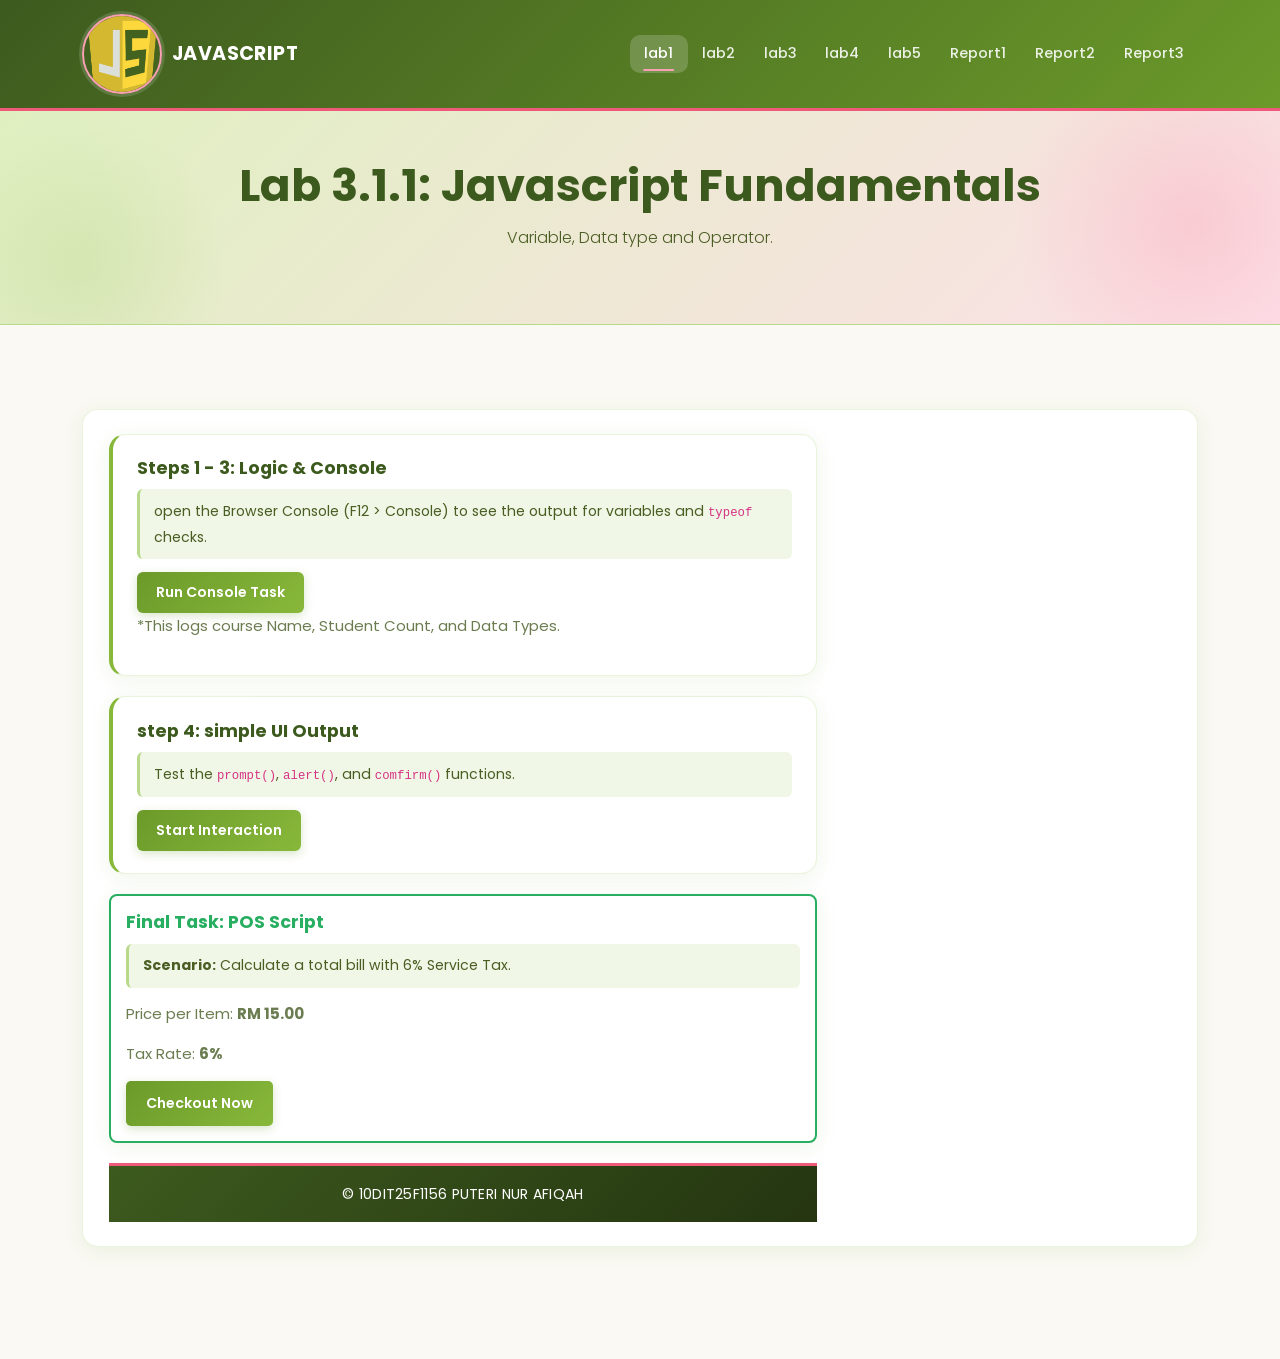
<file: index.html>
<!DOCTYPE html>
<html lang="en">

<head>
    <meta charset="UTF-8">
    <title>UPROP JTMK</title>
    <meta name="viewport" content="width=device-width, initial-scale=1">

    <!-- Bootstrap CDN -->
    <link href="https://cdn.jsdelivr.net/npm/bootstrap@5.3.2/dist/css/bootstrap.min.css" rel="stylesheet">

    <!-- External CSS -->
    <link rel="stylesheet" href="style.css">
</head>

<body>

    <!-- ================= HEADER ================= -->
    <header>
        <nav class="navbar navbar-expand-lg navbar-dark bg-dark">
            <div class="container">
                <a class="navbar-brand" href="index.html">
                    <img src="logo.png" alt="Logo UPROP" width="80" height="80"
                        class="d-inline-block align-text-top">
                    JAVASCRIPT
                </a>
                <button class="navbar-toggler" type="button" data-bs-toggle="collapse" data-bs-target="#navMenu">
                <span class="navbar-toggler-icon"></span>
             </button>
                <div class="collapse navbar-collapse" id="navMenu">
                    <ul class="navbar-nav ms-auto">
                        <li class="nav-item"><a class="nav-link active" href="index.html">lab1</a></li>
                        <li class="nav-item"><a class="nav-link" href="lab2.html">lab2</a></li>
                        <li class="nav-item"><a class="nav-link" href="lab3.html">lab3</a></li>
                        <li class="nav-item"><a class="nav-link" href="portfolio.html">lab4</a></li>
                        <li class="nav-item"><a class="nav-link" href="lab4.html">lab5</a></li>
                        <li class="nav-item"><a class="nav-link" href="LAB ACTIVITY 3_JS_Part 1(1).pdf" target="_blank">Report1</a>
                        <li class="nav-item"><a class="nav-link" href="LAB ACTIVITY 3_JS_Part1-b(1).pdf" target="_blank">Report2</a>
                        <li class="nav-item"><a class="nav-link" href="report_10DIT25F1156_9_3_2026.pdf" target="_blank">Report3</a>
                    </ul>
                </div>
            </div>
        </nav>
    </header>

    <!-- ================= HERO SECTION ================= -->
    <section class="hero-section text-center text-white py-5">
        <div class="container">
            <h1 class="display-5 fw-bold">Lab 3.1.1: Javascript Fundamentals</h1>
            <p class="lead">Variable, Data type and Operator.</p>
        </div>
    </section>

    <!-- ================= MAIN CONTENT ================= -->
    <main class="container my-5">

        <div class="info-box mb-4">
            

            <!-- LEFT COLUMN -->
            <div class="col-lg-8">

                    <section class="lab-card">
                        <h2>Steps 1 - 3: Logic & Console</h2>
                        <div class="instruction">
                            open the <storng>Browser Console</storng> (F12 > Console) to see
                            the output for variables and <code>typeof</code> checks.
                        </div>
                        <button onclick="runConsoleTask()">Run Console Task</button>
                        <p clas="note">*This logs course Name, Student Count, and Data Types.</p>
                    </section>
            



                    <script>
                        /*===========================================
                        STEPS 1, 2 & 3: Variables & Operators
                        ===========================================*/
                        function runConsoleTask() {
                            //variable Declaration
                            const courseName = "Web Design Technology";
                            let studentCount = 30;
                            let isLabFinished = false;

                            console.log("--- step 1: Variabls ---");
                            console.log("Course:", courseName);
                            console.log("Initial Students:", studentCount);

                            //Arithmetic
                            let x = 10;
                            let y = 3;
                            console.log("--- step 2: Arithmetic ---");
                            console.log("Addition (10+3):", x + y);
                            console.log("remainder (10%3):", x % y);

                            //Type Identification
                            console.log("--- step 3: Data Types ---");
                            console.log("Type of courseName:", typeof courseName);
                            console.log("type of studentCount:", typeof studentCount);
                            console.log("type of isLabFinished:", typeof isLabFinished);

                            alert("check your browser console (F12) to see the result!");
                        }

                        /*========================
                        STEP 4: Interaction
                        =======================*/
                        function runInteraction() {
                            let username = prompt("What is your name?");
                            if (username) {
                                alert("Welcome to JS Lab, " + username + "!");

                                let proceed = confirm("Do you want to start the Lab?");
                                console.log("user wants to proceed:", proceed);
                            }
                        }
                        
                        /*===============================
                        FINAL TASK: Point-of-sale (POS)
                        ===============================*/
                        function runPOS() {
                            //constant
                            const pricePerItem = 15;
                            const taxRate = 0.06;

                            //Input
                            let quantity = prompt("How many items do you want to buy?");

                            //validation & calculation
                            if (quantity !== null && quantity !== "") {
                                let qtyNumber = parseInt(quantity);

                                if (!isNaN(qtyNumber) && qtyNumber > 0) {
                                    let subtotal = pricePerItem * qtyNumber;
                                    let totalTax = subtotal * taxRate;
                                    let finalBill = subtotal + totalTax;

                                    //Output with 2 decimal places
                                    alert("Order Summary:\n" +
                                        "--------------------\n" +
                                        "Quantity: " + qtyNumber + "\n" +
                                        "subtototal: RM " + subtotal.toFixed(2) + "\n" +
                                        "Service Tax (6%): RM " + totalTax.toFixed(2) + "\n\n" +
                                        "Your total bill is: RM " + finalBill.toFixed(2));
                                } else {
                                    alert("Invalid input! Please enter a valid number.");
                                }
                            }
                        }
                    </script>
               
                <section class="lab-card">
                    <h2>step 4: simple UI Output</h2>
                    <div class="instruction">
                        Test the <code>prompt()</code>, <code>alert()</code>, and <code>comfirm()</code> functions.
                    </div>
                    <button onclick="runInteraction()">Start Interaction</button>
                </section>

                <section class="lab-card" style="border: 2px solid #27ae60; margin-top:
20px; padding: 15px; border-radius: 8px;">
                    <h2 style="color: #27ae60;">Final Task: POS Script</h2>
                    <div class="instruction">
                        <strong>Scenario:</strong> Calculate a total bill with 6% Service Tax.
                    </div>
                    <p>Price per Item: <strong>RM 15.00</strong></p>
                    <p>Tax Rate: <strong>6%</strong></p>

                    <button onclick="runPOS()" style="background-color: #27ae60; color:
white; padding: 10px 20px; border: none; border-radius: 5px; cursor:
pointer;">
                        Checkout Now
                    </button>
                </section>


                </html>

                <!-- ================= FOOTER ================= -->
                <footer class="bg-dark text-white text-center p-3">
                    © 10DIT25F1156
                    PUTERI NUR AFIQAH
                </footer>

                <script src="https://cdn.jsdelivr.net/npm/bootstrap@5.3.2/dist/js/bootstrap.bundle.min.js"></script>
</body>

</html>
</file>
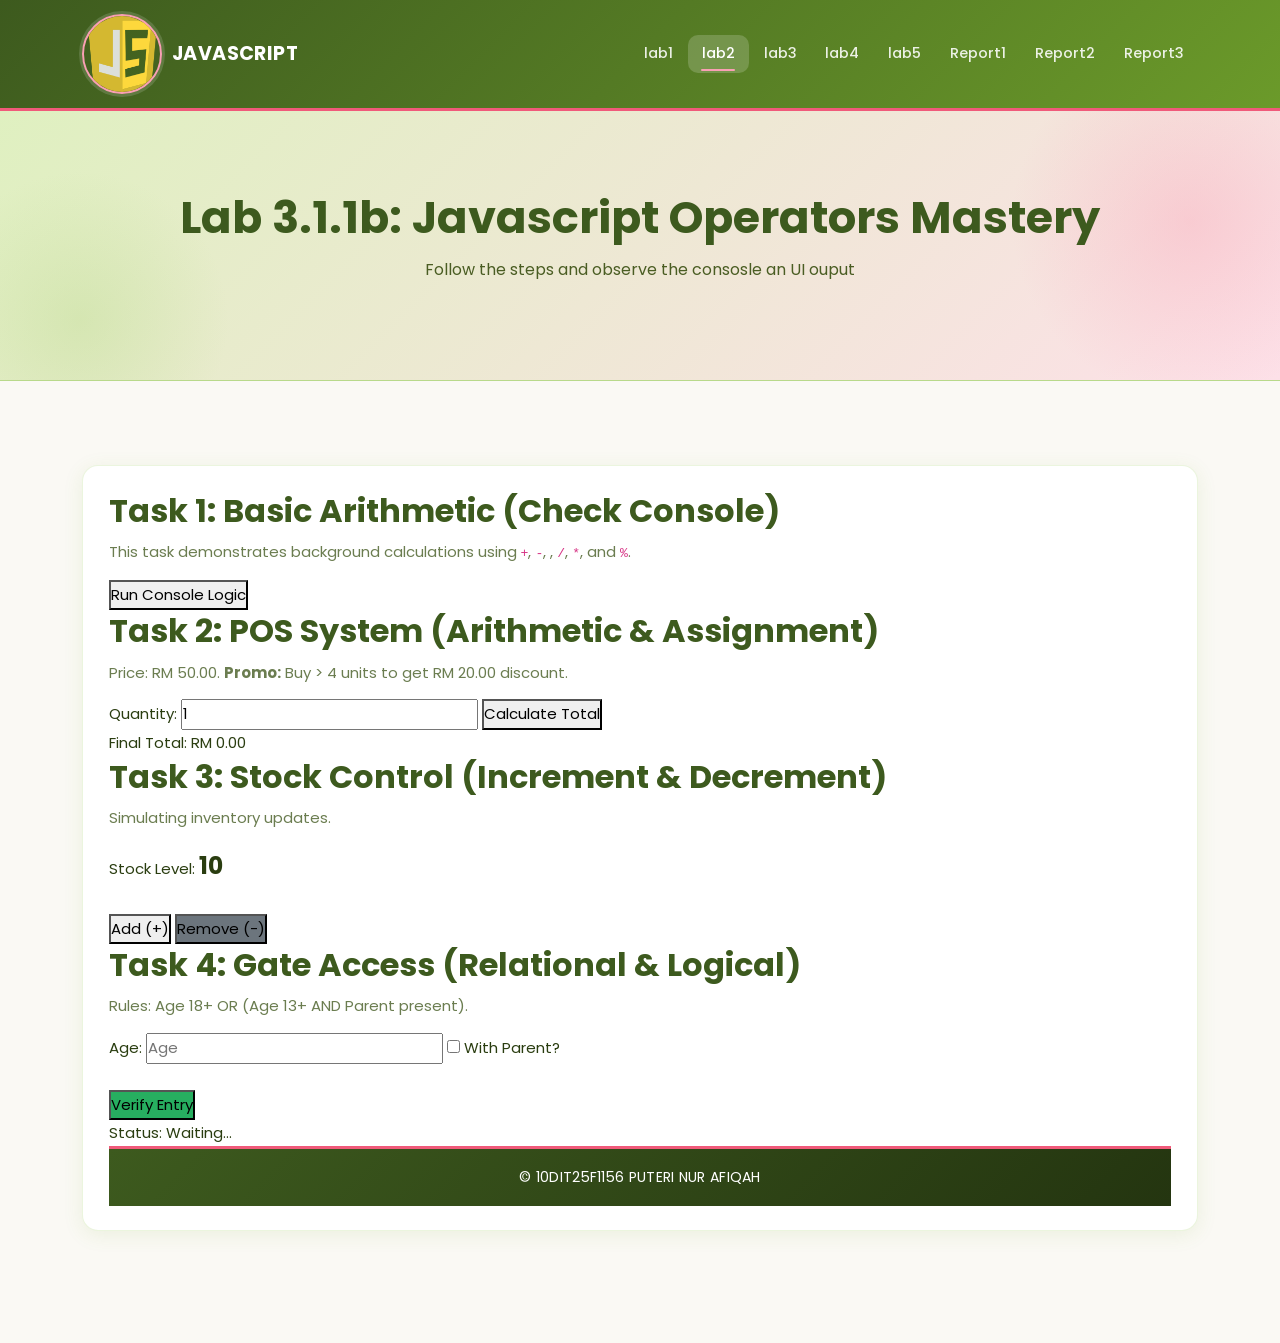
<file: lab2.html>
<!DOCTYPE html>
<html lang="en">

<head>
  <meta charset="UTF-8" />
  <meta name="viewport" content="width=device-width, initial-scale=1.0" />
  <title>About UPROP - UPROP JTMK</title>
  <!-- Bootstrap CDN -->
  <link href="https://cdn.jsdelivr.net/npm/bootstrap@5.3.2/dist/css/bootstrap.min.css" rel="stylesheet">
  <!-- External CSS -->
  <link rel="stylesheet" href="style.css">
</head>

<body>

  <!-- ══════════════════════════════════
        HEADER
    ══════════════════════════════════ -->
  <header>
    <nav class="navbar navbar-expand-lg navbar-dark bg-dark">
      <div class="container">
        <a class="navbar-brand" href="index.html">
          <img src="logo.png" alt="Logo UPROP" width="80" height="80" class="d-inline-block align-text-top">
          JAVASCRIPT
        </a>
        <button class="navbar-toggler" type="button" data-bs-toggle="collapse" data-bs-target="#navMenu">
          <span class="navbar-toggler-icon"></span>
        </button>

        <div class="collapse navbar-collapse" id="navMenu">
          <ul class="navbar-nav ms-auto">
            <li class="nav-item"><a class="nav-link" href="index.html">lab1</a></li>
            <li class="nav-item"><a class="nav-link active" href="lab2.html">lab2</a></li>
            <li class="nav-item"><a class="nav-link" href="lab3.html">lab3</a></li>
            <li class="nav-item"><a class="nav-link" href="portfolio.html">lab4</a></li>
            <li class="nav-item"><a class="nav-link" href="index.html">lab5</a></li>
            <li class="nav-item"><a class="nav-link" href="LAB ACTIVITY 3_JS_Part 1(1).pdf" target="_blank">Report1</a>
            <li class="nav-item"><a class="nav-link" href="LAB ACTIVITY 3_JS_Part1-b(1).pdf" target="_blank">Report2</a>
            <li class="nav-item"><a class="nav-link" href="report_10DIT25F1156_9_3_2026.pdf" target="_blank">Report3</a>
          </ul>
        </div>
      </div>
    </nav>
  </header>
  <!-- ══════════════════════════════════
        MAIN
    ══════════════════════════════════ -->
  <main>
    <!-- Hero / Intro Section -->
    <section class="hero-section">
      <div class="container text-center py-3">
        <h1 class="display-5 fw-bold">Lab 3.1.1b: Javascript Operators Mastery</h1>
        <p class="hero-desc mx-auto">
          Follow the steps and observe the consosle an UI ouput
        </p>
      </div>
    </section>
          
        </head>
        <main class="container my-5">

          <div class="info-box mb-4">
              
            <section>
                <h2>Task 1: Basic Arithmetic (Check Console)</h2>
                <p>This task demonstrates background calculations using <code>+</code>, <code>-</code>, <code></code>, <code>/</code>, <code>*</code>, and <code>%</code>.</p>
                <button onclick="runTask1()">Run Console Logic</button>
            </section>
        
            <section>
                <h2>Task 2: POS System (Arithmetic & Assignment)</h2>
                <p>Price: RM 50.00. <strong>Promo:</strong> Buy > 4 units to get RM 20.00 discount.</p>
                Quantity: <input type="number" id="qty" value="1">
                <button onclick="runTask2()">Calculate Total</button>
                <div id="outPOS" class="output-box">Final Total: RM 0.00</div>
                <div id="notePOS" class="short-note"></div>
            </section>
        
            <section>
                <h2>Task 3: Stock Control (Increment & Decrement)</h2>
                <p>Simulating inventory updates.</p>
                Stock Level: <span id="stockVal" style="font-size: 1.5rem; font-weight: bold;">10</span><br><br>
                <button onclick="runTask3('inc')">Add (+)</button>
                <button onclick="runTask3('dec')" style="background:#6c757d;">Remove (-)</button>
                <div id="noteStock" class="short-note"></div>
            </section>
        
            <section>
                <h2>Task 4: Gate Access (Relational & Logical)</h2>
                <p>Rules: Age 18+ OR (Age 13+ AND Parent present).</p>
                Age: <input type="number" id="age" placeholder="Age"> 
                <label><input type="checkbox" id="parent"> With Parent?</label><br><br>
                <button onclick="runTask4()" style="background:#27ae60;">Verify Entry</button>
                <div id="outSecurity" class="output-box">Status: Waiting...</div>
                <div id="noteSecurity" class="short-note"></div>
            </section>
        
        <script>
            // Helper to show explanation
            function showNote(id, text) {
                const noteDiv = document.getElementById(id);
                noteDiv.style.display = 'block';
                noteDiv.innerHTML = text;
            }
    
            //--- TASK 1: ARITHMETIC (BASIC) ---
            function runTask1() {
                console.log("---Task 1: Arithmetic Operations ---");
                let students = 31;
                students = students + 1;   //Addition
                students = students - 2;   //Subtraction
                students = students * 2;   //Multiplication
                students = students / 2;   //Division
                let power = 10 ** 2;      //Exponentiation (100)
                let remainder = 31 % 2;    //Modulus (1 - odd)
    
                console.log("Final Student Count: " + students);
                console.log("10 to the power of 2: " + power);
                console.log("remainder of 31/2: " + remainder);
                alert("Check Browser Console (F12) for result!");
            }
    
            //--- TASK 2: POS SYSTEM (ARITHMETIC & ASSIGNMENT) ---
            function runTask2() {
                let price = 50;
                let qty = parseInt(document.getElementById('qty').value);
    
                // a. Arithmetic Operator (*)
                let total = price * qty;
                let note = "<b>Subtopic (a) Arithmetic:</b> <code>*</code> multiplied " + price + " by " + qty + ".<br>";
    
                //b. Assignment Operator (-=)
                if (qty > 4) {
                    total -= 20; //shorthand for total = total - 20
                    note += "<b>Subtopic (b) Assignment:</b> <code>-=</code> updated the total by subtracting the discount.";
                }
    
                document.getElementById('outPOS').textContent = "Final Total: RM " + total.toFixed(2);
                  showNote('notePOS', note);
            }
    
            //---TASK 3:  INCREMENT & DECREMENT ---
            let stock = 10;
            function runTask3(type) {
                let note = "";
                if (type === 'inc') {
                    stock++; // (c)  Increment
                    note = "<b>Subtopic (c) Increment:</b> <code>++</code> increased the stock by 1.";         
                 } else {
                    stock--; // (c) Decrement
                    note = "<b>Subtopic (c) Decrement:</b> <code>--</code> decreased the stock by 1.";
                 }
                 document.getElementById('stockVal').textContent = stock;
                 showNote('noteStock', note);
            }
    
            //--- TASK 4: RELATIONAL & LOGICAL
            function runTask4() {
                let age = parseInt(document.getElementById('age').value);
                let hasParent = document.getElementById('parent').checked;
                let status = document.getElementById('outSecurity');
    
                if (isNaN(age)) return alert("Please enter a valid age.");
    
                // d. Relational: >=
                // e. Logical: || (OR), && (AND)
                let isEligible = (age >= 18) || ( age >= 13 && hasParent);
    
                status.textContent = isEligible ? "status: ACCESS CRANTED✅" : 
                "status ACCESS DENIED❌";
                status.style.color = isEligible ? "#27ae60" : "#ff4d4d";
    
                let note = "<b>Subtopic (d) Relational:<code>>=</code> compared Age ("+ age + ") to the limit.<br>";
                    note += "<b>Subtopic (e) Logical:</b> Used <code>||</code> (OR) and <code>&&</code> (AND) to combine rules.";
                    showNote('noteSecurity', note);
            }
        </script>
    </head>
    
    <body>
    
    </body>
    
    </html>

  <!-- ══════════════════════════════════
        FOOTER
    ══════════════════════════════════ -->
  <footer class="bg-dark text-white text-center p-3">
    © 10DIT25F1156
    PUTERI NUR AFIQAH
  </footer>
  <script src="https://cdn.jsdelivr.net/npm/bootstrap@5.3.2/dist/js/bootstrap.bundle.min.js"></script>
</body>

</html>
</file>
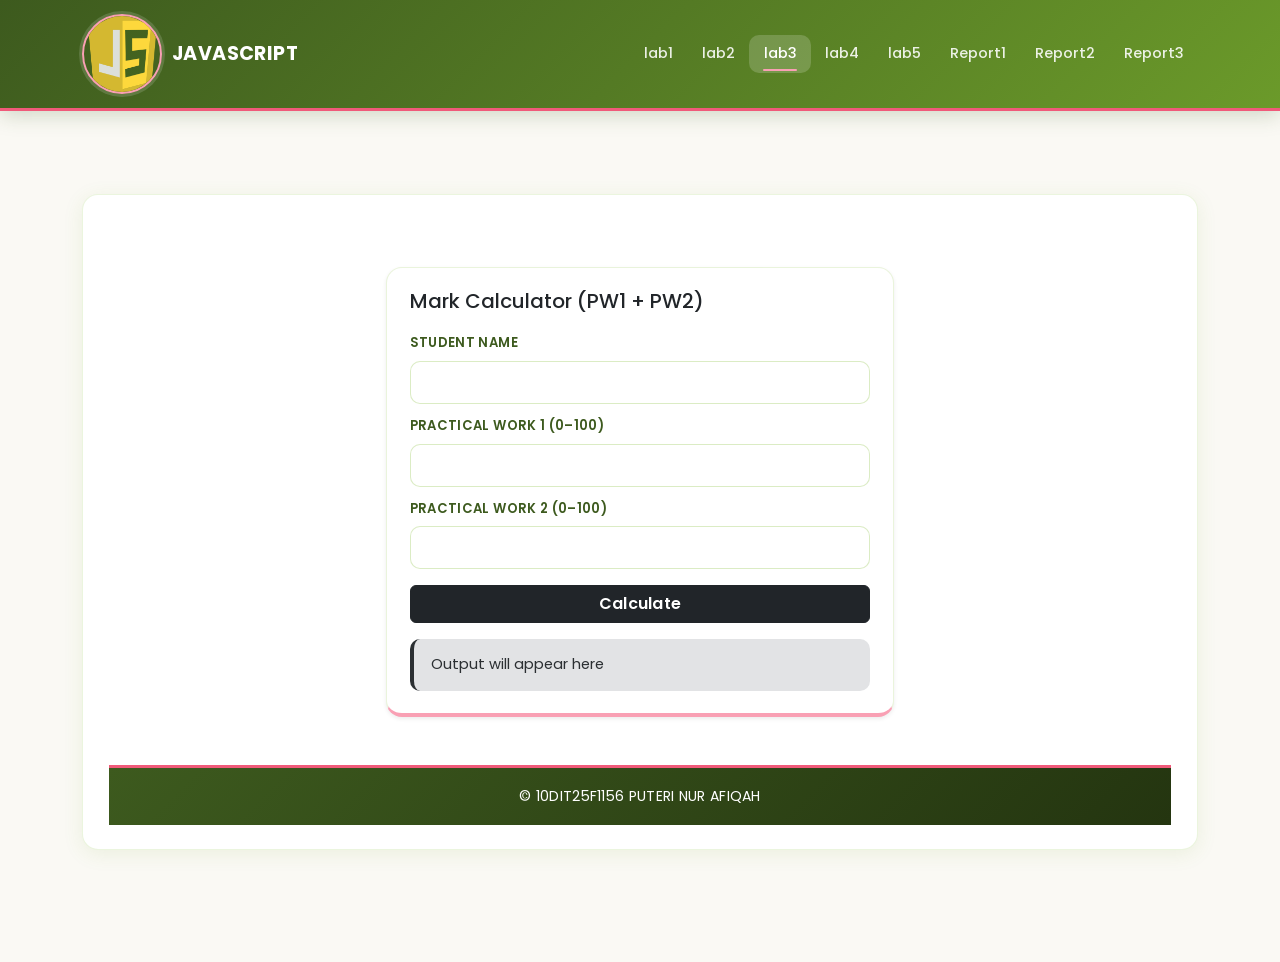
<file: lab3.html>
<!DOCTYPE html>
<html lang="en">

<head>
    <meta charset="UTF-8">
    <title>UPROP JTMK</title>
    <meta name="viewport" content="width=device-width, initial-scale=1">

    <!-- Bootstrap CDN -->
    <link href="https://cdn.jsdelivr.net/npm/bootstrap@5.3.2/dist/css/bootstrap.min.css" rel="stylesheet">

    <!-- External CSS -->
    <link rel="stylesheet" href="style.css">
</head>

<body>

    <!-- ================= HEADER ================= -->
    <header>
        <nav class="navbar navbar-expand-lg navbar-dark bg-dark">
            <div class="container">
                <a class="navbar-brand" href="index.html">
                    <img src="logo.png" alt="Logo UPROP" width="80" height="80"
                        class="d-inline-block align-text-top">
                    JAVASCRIPT
                </a>

                <button class="navbar-toggler" type="button" data-bs-toggle="collapse" data-bs-target="#navMenu">
                    <span class="navbar-toggler-icon"></span>
                </button>

                <div class="collapse navbar-collapse" id="navMenu">
                    <ul class="navbar-nav ms-auto">
                        <li class="nav-item"><a class="nav-link" href="index.html">lab1</a></li>
                        <li class="nav-item"><a class="nav-link" href="lab2.html">lab2</a></li>
                        <li class="nav-item"><a class="nav-link active" href="lab3.html">lab3</a></li>
                        <li class="nav-item"><a class="nav-link" href="portfolio.html">lab4</a></li>
                        <li class="nav-item"><a class="nav-link" href="lab4.html">lab5</a></li>
                        <li class="nav-item"><a class="nav-link" href="LAB ACTIVITY 3_JS_Part 1(1).pdf" target="_blank">Report1</a>
                        <li class="nav-item"><a class="nav-link" href="LAB ACTIVITY 3_JS_Part1-b(1).pdf" target="_blank">Report2</a>
                        <li class="nav-item"><a class="nav-link" href="report_10DIT25F1156_9_3_2026.pdf" target="_blank">Report3</a>
                    </ul>
                </div>
            </div>
        </nav>
    </header>

    <!-- ================= MAIN CONTENT ================= -->
    <main class="container my-5">

        <div class="info-box mb-4">
            <div class="container py-5">
                <div class="row justify-content-center">
                <div class="col-md-6">
                
                <div class="card shadow-sm">
                <div class="card-body">
                <h1 class="h5 mb-3">Mark Calculator (PW1 + PW2)</h1>
                
                <div class="mb-2">
                <label class="form-label">Student Name</label>
                <input type="text" id="studentName" class="form-control">
                </div>
                
                <div class="mb-2">
                <label class="form-label">Practical Work 1 (0–100)</label>
                <input type="number" id="pw1" class="form-control" min="0" max="100">
                </div>
                
                <div class="mb-3">
                <label class="form-label">Practical Work 2 (0–100)</label>
                <input type="number" id="pw2" class="form-control" min="0" max="100">
                </div>
                
                <button id="btnCalc" class="btn btn-dark w-100">Calculate</button>
                
                <div id="outputBox" class="alert alert-secondary mt-3 mb-0">
                Output will appear here
                </div>
                </div>
                </div>
                
                </div>
                </div>
                </div>

                <script src="script.js"></script>
                <footer class="bg-dark text-white text-center p-3">
                    © 10DIT25F1156
                    PUTERI NUR AFIQAH
                </footer>

                <script src="https://cdn.jsdelivr.net/npm/bootstrap@5.3.2/dist/js/bootstrap.bundle.min.js"></script>
</body>

</html>
</file>
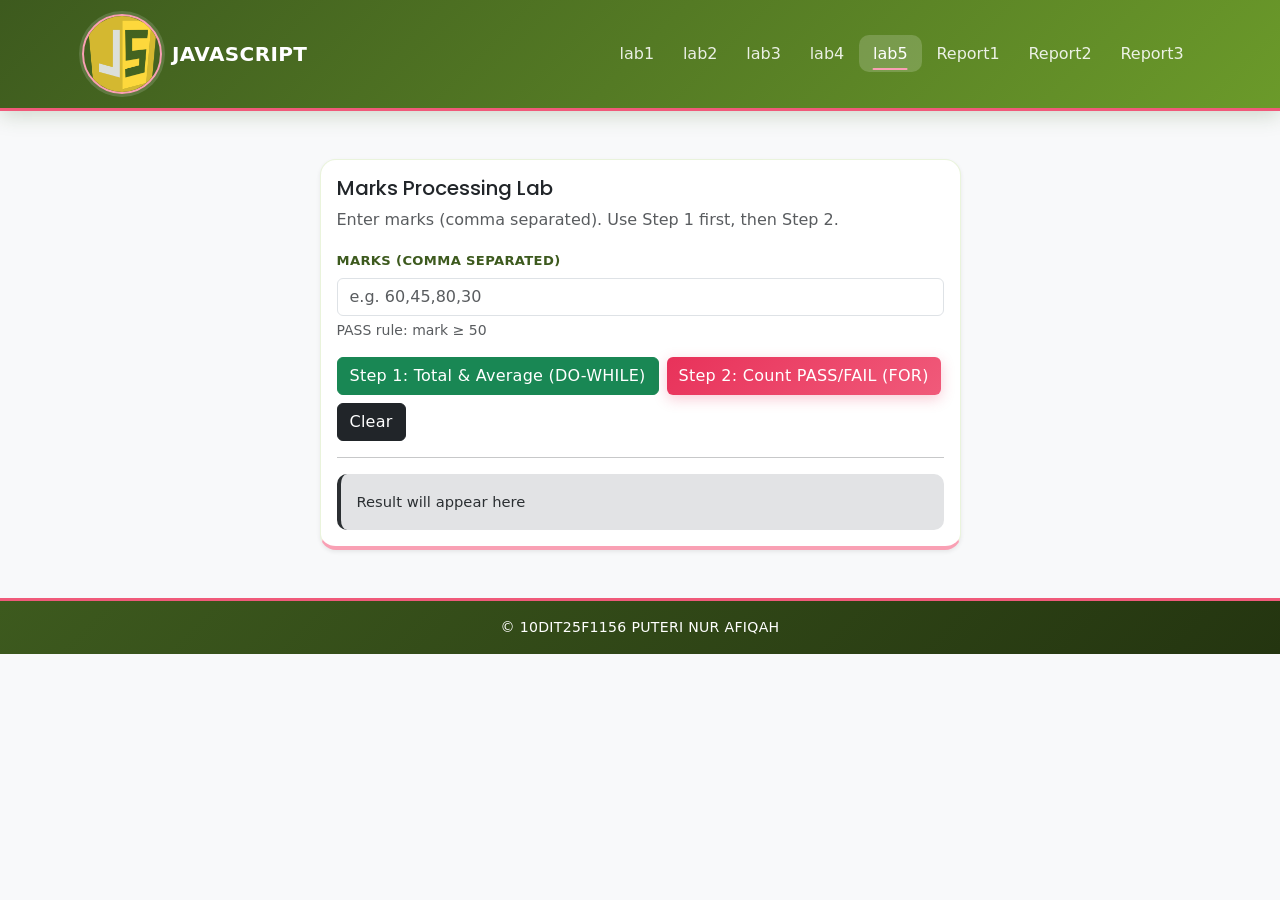
<file: lab4.html>
<!DOCTYPE html>
<html lang="en">

<head>
  <meta charset="UTF-8">
  <title>UPROP JTMK</title>
  <meta name="viewport" content="width=device-width, initial-scale=1">

  <!-- Bootstrap CDN -->
  <link href="https://cdn.jsdelivr.net/npm/bootstrap@5.3.2/dist/css/bootstrap.min.css" rel="stylesheet">

  <!-- External CSS -->
  <link rel="stylesheet" href="style.css">
  <!-- Bootstrap CDN CSS -->
  <link href="https://cdn.jsdelivr.net/npm/bootstrap@5.3.2/dist/css/bootstrap.min.css" rel="stylesheet">
</head>

<body>

  <!-- ================= HEADER ================= -->
  <header>
    <nav class="navbar navbar-expand-lg navbar-dark bg-dark">
      <div class="container">
        <a class="navbar-brand" href="index.html">
          <img src="logo.png" alt="Logo UPROP" width="80" height="80" class="d-inline-block align-text-top">
          JAVASCRIPT
        </a>

        <button class="navbar-toggler" type="button" data-bs-toggle="collapse" data-bs-target="#navMenu">
          <span class="navbar-toggler-icon"></span>
        </button>

        <div class="collapse navbar-collapse" id="navMenu">
          <ul class="navbar-nav ms-auto">
            <li class="nav-item"><a class="nav-link" href="index.html">lab1</a></li>
            <li class="nav-item"><a class="nav-link" href="lab2.html">lab2</a></li>
            <li class="nav-item"><a class="nav-link" href="lab3.html">lab3</a></li>
            <li class="nav-item"><a class="nav-link" href="portfolio.html">lab4</a></li>
            <li class="nav-item"><a class="nav-link active" href="lab4.html">lab5</a></li>
            <li class="nav-item"><a class="nav-link" href="LAB ACTIVITY 3_JS_Part 1(1).pdf" target="_blank">Report1</a>
            <li class="nav-item"><a class="nav-link" href="LAB ACTIVITY 3_JS_Part1-b(1).pdf" target="_blank">Report2</a>
            <li class="nav-item"><a class="nav-link" href="report_10DIT25F1156_9_3_2026.pdf" target="_blank">Report3</a>
          </ul>
        </div>
      </div>
    </nav>
  </header>
  
  <body class="bg-light">

    <div class="container py-5">
      <div class="row justify-content-center">
        <div class="col-lg-7">

          <div class="card shadow-sm">
            <div class="card-body">
              <h1 class="h5 mb-2">Marks Processing Lab</h1>
              <p class="text-muted mb-3">
                Enter marks (comma separated). Use Step 1 first, then Step 2.
              </p>

              <div class="mb-3">
                <label class="form-label">Marks (comma separated)</label>
                <input type="text" id="marks" class="form-control" placeholder="e.g. 60,45,80,30">
                <div class="form-text">PASS rule: mark ≥ 50</div>
              </div>

              <div class="d-flex flex-wrap gap-2">
                <button id="btnDoWhile" class="btn btn-success">Step 1: Total & Average (DO-WHILE)</button>
                <button id="btnFor" class="btn btn-primary">Step 2: Count PASS/FAIL (FOR)</button>
                <button id="btnClear" class="btn btn-dark">Clear</button>
              </div>

              <hr>

              <div id="output" class="alert alert-secondary mb-0">
                Result will appear here
              </div>
            </div>
          </div>

        </div>
      </div>
    </div>

    <!-- ================= FOOTER ================= -->
    <footer class="bg-dark text-white text-center p-3">
      © 10DIT25F1156
      PUTERI NUR AFIQAH
    </footer>

    <script src="https://cdn.jsdelivr.net/npm/bootstrap@5.3.2/dist/js/bootstrap.bundle.min.js"></script>
    <!-- Bootstrap JS (for components) -->
    <script src="https://cdn.jsdelivr.net/npm/bootstrap@5.3.2/dist/js/bootstrap.bundle.min.js"></script>

    <!-- Your JS file -->
    <script src="script1.js"></script>
  </body>

</html>
</file>
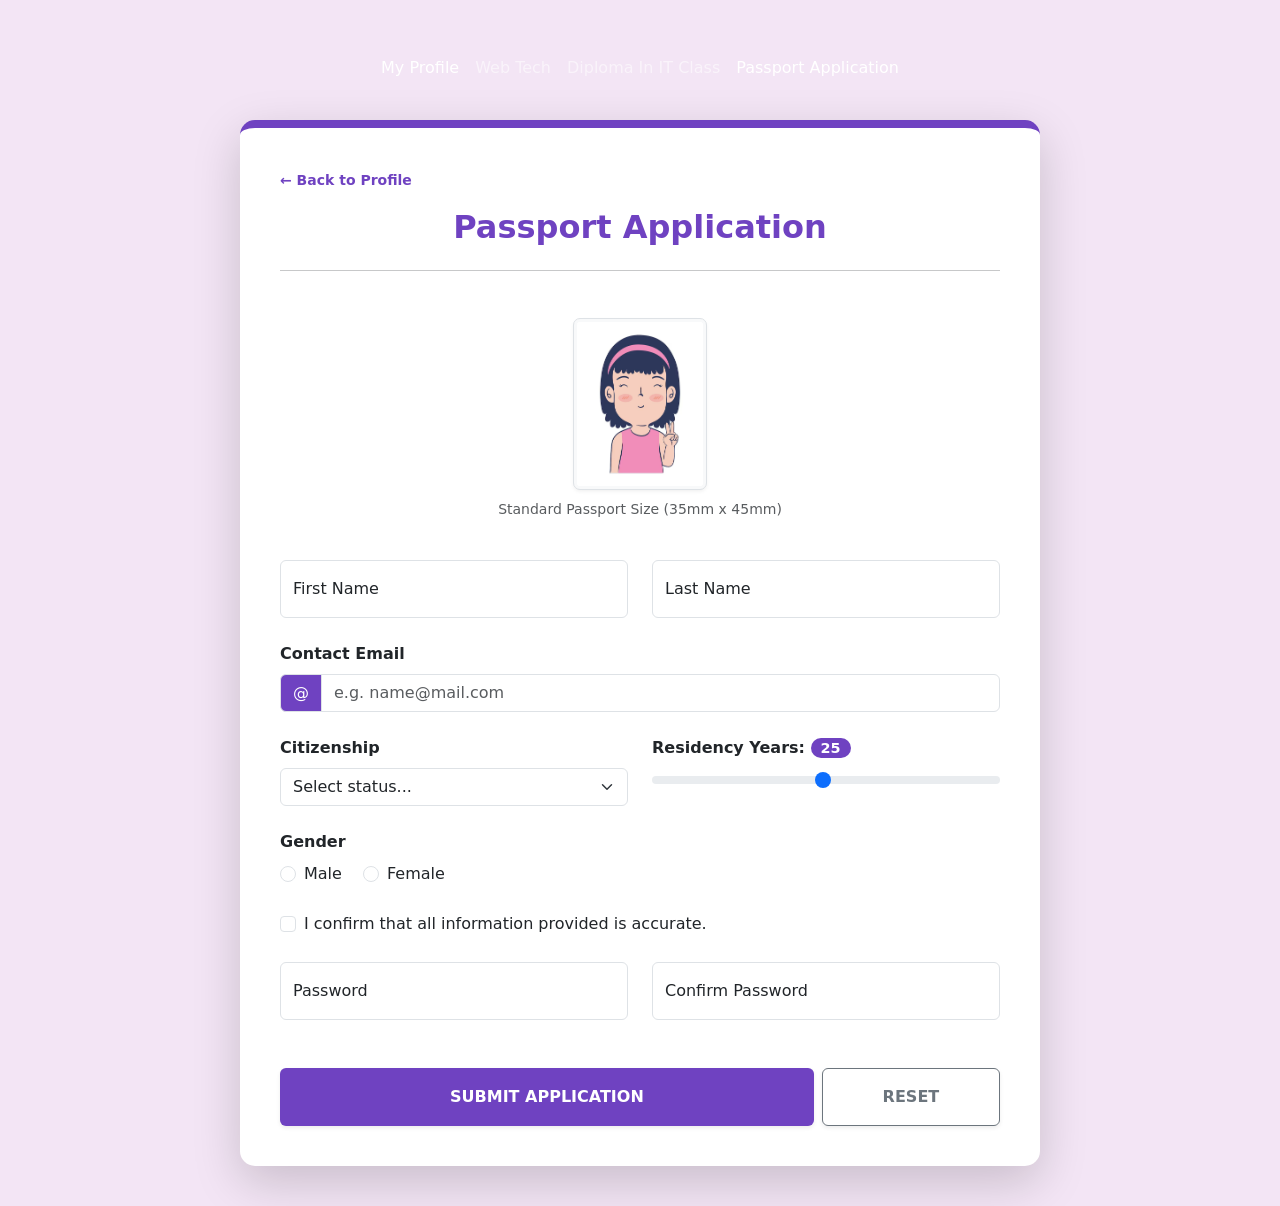
<file: passport.html>
<!DOCTYPE html>
<html lang="en">

<head>
    <meta charset="UTF-8">
    <meta name="viewport" content="width=device-width, initial-scale=1.0">
    <title>Lab 3.3: Passport Application Form</title>
    <link href="https://cdn.jsdelivr.net/npm/bootstrap@5.3.0/dist/css/bootstrap.min.css" rel="stylesheet">
    <style>
        :root {
            --primary-purple: #6f42c1;
            --hover-purple: #59359a;
            --light-purple: #f3e5f5;
        }

        body {
            background-color: var(--light-purple);
            padding: 40px 20px;
        }

        .form-container {
            max-width: 800px;
            margin: auto;
            background: white;
            padding: 40px;
            border-radius: 15px;
            border-top: 8px solid var(--primary-purple);
        }

        .text-purple {
            color: var(--primary-purple);
        }

        .bg-purple {
            background-color: var(--primary-purple) !important;
        }

        .btn-purple {
            background-color: var(--primary-purple);
            color: white;
        }

        .btn-purple:hover {
            background-color: var(--hover-purple);
            color: white;
        }

        .passport-photo {
            width: 3.5cm;
            height: 4.5cm;
            object-fit: cover;
            border: 3px solid #f8f9fa;
            outline: 1px solid #dee2e6;
            display: block;
            margin: 0 auto 10px auto;
        }

        .form-control:focus,
        .form-select:focus {
            border-color: var(--primary-purple);
            box-shadow: 0 0 0 0.25rem rgba(111, 66, 193, 0.25);
        }

        #rangeValue {
            background-color: var(--primary-purple);
            color: white;
            padding: 2px 10px;
            border-radius: 10px;
            font-size: 0.9rem;
        }

        #successMessage {
            display: none;
        }
    </style>
</head>

<body>
    <nav class="navbar navbar-expand-lg navbar-dark navbar-custom mb-4">
        <div class="container justify-content-center">
            <ul class="navbar-nav">
                <li class="nav-item"><a class="nav-link active" href="portfolio.html"><i class="fas fa-user-circle"></i>
                        My
                        Profile</a></li>
                <li class="nav-item"><a class="nav-link" href="#"><i class="fas fa-laptop-code"></i> Web Tech</a></li>
                <li class="nav-item"><a class="nav-link" href="#"><i class="fas fa-laptop-code"></i> Diploma In IT
                        Class</a></li>
                <li class="nav-item"><a class="nav-link active" href="passport.html"><i class="fas fa-passport"></i>
                        Passport Application</a>
                </li>
            </ul>
        </div>
    </nav>

    <div class="container">
    <div class="form-container shadow-lg">
        
        <div class="mb-3">
            <a href="portfolio.html" class="text-decoration-none text-purple small fw-bold">&larr; Back to Profile</a>
        </div>

        <h2 class="mb-4 text-center fw-bold text-purple">Passport Application</h2>
        <hr class="mb-5">
        
        <div id="successMessage" class="alert alert-success alert-dismissible fade show" role="alert">
            <strong>Success!</strong> Your application has been validated and submitted gracefully.
            <button type="button" class="btn-close" data-bs-dismiss="alert" aria-label="Close"></button>
        </div>

        <form class="row g-4 needs-validation" id="passportForm" novalidate>
            
            <div class="col-12 text-center">
                <img src="profile.jpg" class="passport-photo rounded shadow-sm" alt="Profile">
                <p class="text-muted small">Standard Passport Size (35mm x 45mm)</p>
            </div>

            <div class="col-md-6">
                <div class="form-floating">
                    <input type="text" class="form-control" id="firstName" placeholder="First Name" required>
                    <label for="firstName">First Name</label>
                    <div class="invalid-feedback">First name is required.</div>
                </div>
            </div>

            <div class="col-md-6">
                <div class="form-floating">
                    <input type="text" class="form-control" id="lastName" placeholder="Last Name" required>
                    <label for="lastName">Last Name</label>
                    <div class="invalid-feedback">Last name is required.</div>
                </div>
            </div>

            <div class="col-md-12">
                <label for="userEmail" class="form-label fw-bold">Contact Email</label>
                <div class="input-group has-validation">
                    <span class="input-group-text bg-purple text-white">@</span>
                    <input type="email" class="form-control" id="userEmail" placeholder="e.g. name@mail.com" required>
                    <div class="invalid-feedback">Please enter a valid email address.</div>
                </div>
            </div>

            <div class="col-md-6">
                <label for="citizenStatus" class="form-label fw-bold">Citizenship</label>
                <select class="form-select" id="citizenStatus" required>
                    <option selected disabled value="">Select status...</option>
                    <option>Citizen</option>
                    <option>Permanent Resident</option>
                </select>
                <div class="invalid-feedback">Selection required.</div>
            </div>

            <div class="col-md-6">
                <label for="yearsResidency" class="form-label fw-bold">
                    Residency Years: <span id="rangeValue">25</span>
                </label>
                <input type="range" class="form-range" min="1" max="50" value="25" id="yearsResidency">
            </div>

            <div class="col-md-12">
                <label class="form-label d-block fw-bold">Gender</label>
                <div class="form-check form-check-inline">
                    <input class="form-check-input" type="radio" name="gender" id="male" required>
                    <label class="form-check-label" for="male">Male</label>
                </div>
                <div class="form-check form-check-inline">
                    <input class="form-check-input" type="radio" name="gender" id="female" required>
                    <label class="form-check-label" for="female">Female</label>
                </div>
                <div class="invalid-feedback">Please select a gender.</div>
            </div>

            <div class="col-12">
                <div class="form-check">
                  <input class="form-check-input" type="checkbox" value="" id="invalidCheck" required>
                  <label class="form-check-label" for="invalidCheck">
                    I confirm that all information provided is accurate.
                  </label>
                  <div class="invalid-feedback">You must agree before submitting.</div>
                </div>
            </div>

            <div class="col-md-6">
                <div class="form-floating">
                    <input type="password" class="form-control" id="password" placeholder="Password" required>
                    <label for="password">Password</label>
                    <div class="invalid-feedback">Please enter a password.</div>
                </div>
            </div>
            
            <div class="col-md-6">
                <div class="form-floating">
                    <input type="password" class="form-control" id="confirmPassword" placeholder="Confirm Password" required>
                    <label for="confirmPassword">Confirm Password</label>
                    <div class="invalid-feedback" id="confirmFeedback">Passwords do not match!</div>
                </div>
            </div>

            <div class="col-12 mt-5 d-flex gap-2">
                <button class="btn btn-purple w-75 py-3 fw-bold shadow-sm" type="submit">SUBMIT APPLICATION</button>
                <button class="btn btn-outline-secondary w-25 py-3 fw-bold shadow-sm" type="reset" id="resetBtn">RESET</button>
            </div>

        </form>
    </div>
</div>
<script>
    (function () {
        'use strict'

        const form = document.getElementById('passportForm');
        const successDiv = document.getElementById('successMessage');
        const resetBtn = document.getElementById('resetBtn');
        const rangeInput = document.getElementById('yearsResidency');
        const rangeValue = document.getElementById('rangeValue');

        // Update range value display
        rangeInput.addEventListener('input', function() {
            rangeValue.textContent = this.value;
        });

        // Form Validation Logic
        form.addEventListener('submit', function (event) {
            if (!form.checkValidity()) {
                event.preventDefault();
                event.stopPropagation();
                successDiv.style.display = 'none';
            } else {
                event.preventDefault(); 
                successDiv.style.display = 'block';
                window.scrollTo({ top: 0, behavior: 'smooth' });
            }
            form.classList.add('was-validated');
        }, false);

        // Reset Logic
        resetBtn.addEventListener('click', function() {
            form.classList.remove('was-validated');
            successDiv.style.display = 'none';
            rangeValue.textContent = "25"; // Reset range display to default
        });

    })();
    (function () {
    'use strict'

    const form = document.getElementById('passportForm');
    const password = document.getElementById('password');
    const confirmPassword = document.getElementById('confirmPassword');
    
    // Fungsi untuk menyemak padanan kata laluan
    function validatePassword() {
        if (password.value !== confirmPassword.value) {
            // Jika tidak sama, set ralat custom
            confirmPassword.setCustomValidity("Passwords do not match");
        } else {
            // Jika sama, kosongkan ralat (sah)
            confirmPassword.setCustomValidity("");
        }
    }

    // Jalankan fungsi setiap kali pengguna menaip
    password.addEventListener('change', validatePassword);
    confirmPassword.addEventListener('keyup', validatePassword);

    // Kekalkan logik submit anda yang sedia ada
    form.addEventListener('submit', function (event) {
        // validatePassword dipanggil sekali lagi sebelum submit untuk kepastian
        validatePassword();

        if (!form.checkValidity()) {
            event.preventDefault();
            event.stopPropagation();
        } else {
            event.preventDefault(); 
            document.getElementById('successMessage').style.display = 'block';
            window.scrollTo({ top: 0, behavior: 'smooth' });
        }
        form.classList.add('was-validated');
    }, false);

    // ... (Logik Range dan Reset anda yang lain)
})();
</script>

<script src="https://cdn.jsdelivr.net/npm/bootstrap@5.3.0/dist/js/bootstrap.bundle.min.js"></script>
</body>

</html>
</file>
<file: style.css>
/* ═══════════════════════════════════════════════════
   UPROP JTMK — Matcha × Strawberry Theme (Enhanced)
   ═══════════════════════════════════════════════════ */

   @import url('https://fonts.googleapis.com/css2?family=Poppins:wght@300;400;500;600;700;800&display=swap');

   /* ── CSS Variables ── */
   :root {
     --matcha-dark:      #3d5a1e;
     --matcha:           #6b9a2a;
     --matcha-mid:       #88b83a;
     --matcha-light:     #b8d98a;
     --matcha-pale:      #dff0c0;
     --matcha-mist:      #f0f7e6;
   
     --strawberry:       #e8325a;
     --strawberry-mid:   #f05a7a;
     --strawberry-light: #f9a0b4;
     --strawberry-pale:  #fde0e8;
     --strawberry-mist:  #fff5f7;
   
     --cream:            #faf9f4;
     --white:            #ffffff;
     --text-dark:        #2a3d10;
     --text-mid:         #4a5d23;
     --text-soft:        #6b7d50;
   
     --shadow-soft:      0 4px 20px rgba(107,154,42,0.10);
     --shadow-card:      0 6px 28px rgba(61,90,30,0.09);
     --shadow-hover:     0 14px 44px rgba(61,90,30,0.16);
     --radius:           16px;
     --radius-sm:        10px;
     --radius-xs:        6px;
   }
   
   /* ── Reset & Base ── */
   *, *::before, *::after {
     box-sizing: border-box;
     margin: 0;
     padding: 0;
   }
   
   html {
     scroll-behavior: smooth;
   }
   
   body {
     font-family: 'Poppins', sans-serif;
     background-color: var(--cream);
     color: var(--text-dark);
     font-size: 15px;
     line-height: 1.75;
     min-height: 100vh;
   }
   
   h1, h2, h3, h4, h5, h6 {
     font-family: 'Poppins', sans-serif;
     color: var(--matcha-dark);
     line-height: 1.3;
     font-weight: 700;
   }
   
   p {
     margin-bottom: 0.85rem;
     color: var(--text-soft);
   }
   
   a {
     color: var(--matcha);
     text-decoration: none;
     transition: color 0.2s ease;
   }
   
   a:hover {
     color: var(--strawberry);
   }
   
   /* ═══════════════════════════════
      NAVBAR
   ═══════════════════════════════ */
   header .navbar,
   .navbar {
     background: linear-gradient(135deg, var(--matcha-dark) 0%, var(--matcha) 100%) !important;
     padding: 0.55rem 0;
     box-shadow: 0 4px 20px rgba(61,90,30,0.22);
     border-bottom: 3px solid var(--strawberry-mid);
   }
   
   .navbar .container {
     gap: 0.5rem;
   }
   
   .navbar-brand {
     font-size: 1.2rem;
     font-weight: 700;
     color: var(--white) !important;
     letter-spacing: 0.4px;
     display: flex;
     align-items: center;
     gap: 10px;
     transition: opacity 0.2s;
   }
   
   .navbar-brand img {
     border-radius: 50%;
     border: 2px solid var(--strawberry-light);
     box-shadow: 0 0 0 3px rgba(255,255,255,0.15);
     object-fit: cover;
   }
   
   .navbar-brand:hover { opacity: 0.88; }
   
   .nav-link {
     color: rgba(255,255,255,0.88) !important;
     font-weight: 500;
     font-size: 0.9rem;
     padding: 0.4rem 0.9rem !important;
     border-radius: var(--radius-sm);
     transition: all 0.2s ease;
     position: relative;
   }
   
   .nav-link::after {
     content: '';
     position: absolute;
     bottom: 2px;
     left: 50%;
     transform: translateX(-50%);
     width: 0;
     height: 2px;
     background: var(--strawberry-light);
     border-radius: 2px;
     transition: width 0.25s ease;
   }
   
   .nav-link:hover::after,
   .nav-link.active::after { width: 55%; }
   
   .nav-link:hover {
     color: var(--white) !important;
     background: rgba(255,255,255,0.12);
   }
   
   .nav-link.active {
     color: var(--white) !important;
     background: rgba(255,255,255,0.18) !important;
   }
   
   .navbar-toggler {
     border: 1.5px solid rgba(255,255,255,0.4) !important;
     padding: 0.3rem 0.55rem;
   }
   
   .navbar-toggler:focus {
     box-shadow: 0 0 0 2px rgba(249,160,180,0.4) !important;
   }
   
   /* ═══════════════════════════════
      HERO SECTION
   ═══════════════════════════════ */
   .hero-section {
     background: linear-gradient(135deg, var(--matcha-pale) 0%, var(--strawberry-pale) 100%);
     position: relative;
     overflow: hidden;
     padding: 64px 0 56px;
     border-bottom: 1px solid var(--matcha-light);
   }
   
   .hero-section::before {
     content: '';
     position: absolute;
     top: -70px; right: -90px;
     width: 360px; height: 360px;
     background: radial-gradient(circle, rgba(249,160,180,0.35) 0%, transparent 70%);
     border-radius: 50%;
     pointer-events: none;
   }
   
   .hero-section::after {
     content: '';
     position: absolute;
     bottom: -90px; left: -70px;
     width: 300px; height: 300px;
     background: radial-gradient(circle, rgba(184,217,138,0.35) 0%, transparent 70%);
     border-radius: 50%;
     pointer-events: none;
   }
   
   .hero-section .container {
     position: relative;
     z-index: 1;
   }
   
   .hero-section h1,
   .hero-section h1.display-5 {
     color: var(--matcha-dark);
     font-size: clamp(1.8rem, 4.5vw, 2.8rem);
     font-weight: 800;
     margin-bottom: 0.75rem;
   }
   
   /* Highlight span used in about.html */
   .highlight {
     color: var(--strawberry);
     position: relative;
     display: inline-block;
   }
   .highlight::after {
     content: '';
     position: absolute;
     bottom: -3px; left: 0;
     width: 100%; height: 3px;
     background: var(--strawberry-mid);
     border-radius: 2px;
   }
   
   .hero-section .lead,
   .hero-desc {
     color: var(--text-mid);
     font-size: 1rem;
     max-width: 620px;
     margin: 0 auto 1.5rem;
     line-height: 1.75;
   }
   
   /* Contact page — second <header> used as hero */
   header + header {
     background: linear-gradient(135deg, var(--matcha-pale) 0%, var(--strawberry-pale) 100%);
     padding: 52px 0 44px;
     border-bottom: 1px solid var(--matcha-light);
   }
   header + header .container { padding-top: 0; padding-bottom: 0; }
   header + header h1 {
     color: var(--matcha-dark);
     font-size: clamp(1.8rem, 4vw, 2.6rem);
     font-weight: 800;
     margin-bottom: 0.6rem;
   }
   header + header .lead { color: var(--text-mid); margin-bottom: 1.25rem; }
   
   /* ═══════════════════════════════
      BUTTONS
   ═══════════════════════════════ */
   .btn {
     font-family: 'Poppins', sans-serif;
     font-weight: 600;
     letter-spacing: 0.25px;
     transition: all 0.25s ease;
   }
   
   .btn-primary {
     background: linear-gradient(135deg, var(--strawberry) 0%, var(--strawberry-mid) 100%) !important;
     border: none !important;
     color: var(--white) !important;
     border-radius: var(--radius-sm);
     padding: 0.55rem 1.4rem;
     box-shadow: 0 4px 14px rgba(232,50,90,0.25);
   }
   .btn-primary:hover,
   .btn-primary:focus {
     background: linear-gradient(135deg, var(--matcha) 0%, var(--matcha-mid) 100%) !important;
     box-shadow: 0 6px 20px rgba(107,154,42,0.32) !important;
     transform: translateY(-2px);
     color: var(--white) !important;
   }
   
   .btn-light {
     background: var(--white) !important;
     color: var(--matcha-dark) !important;
     border: 2px solid rgba(255,255,255,0.8) !important;
     border-radius: var(--radius-sm);
     box-shadow: 0 4px 16px rgba(0,0,0,0.1);
   }
   .btn-light:hover {
     background: var(--strawberry-pale) !important;
     border-color: var(--strawberry-light) !important;
     color: var(--strawberry) !important;
     transform: translateY(-2px);
   }
   
   .btn-outline-secondary {
     border-color: var(--matcha-light) !important;
     color: var(--matcha-dark) !important;
     border-radius: var(--radius-sm);
   }
   .btn-outline-secondary:hover {
     background: var(--matcha-pale) !important;
     border-color: var(--matcha) !important;
     color: var(--matcha-dark) !important;
   }
   
   /* ═══════════════════════════════
      CARDS
   ═══════════════════════════════ */
   .card {
     border: 1px solid rgba(184,217,138,0.3) !important;
     border-bottom: 4px solid var(--strawberry-light) !important;
     border-radius: var(--radius) !important;
     background: var(--white) !important;
     box-shadow: var(--shadow-card);
     transition: transform 0.25s ease, box-shadow 0.25s ease, border-color 0.25s ease;
   }
   .card:hover {
     transform: translateY(-5px);
     box-shadow: var(--shadow-hover);
     border-bottom-color: var(--strawberry) !important;
   }
   
   .card-body {
     padding: 1.35rem 1.4rem;
   }
   
   .card-title {
     color: var(--matcha-dark) !important;
     font-size: 1.05rem;
     font-weight: 700;
     margin-bottom: 0.5rem;
   }
   
   .card-text {
     color: var(--text-soft);
     font-size: 0.92rem;
     line-height: 1.65;
   }
   
   /* Team Cards */
   .team-card {
     border-left: 4px solid var(--matcha-light) !important;
     border-bottom: 4px solid var(--strawberry-light) !important;
     position: relative;
     overflow: hidden;
   }
   .team-card::before {
     content: '';
     position: absolute;
     top: 0; right: 0;
     width: 80px; height: 80px;
     background: radial-gradient(circle at top right, var(--strawberry-pale), transparent 70%);
     border-radius: 0 var(--radius) 0 80px;
     pointer-events: none;
   }
   .team-card:hover {
     border-left-color: var(--matcha) !important;
   }
   
   .card-icon {
     font-size: 2rem;
     color: var(--strawberry-mid);
     line-height: 1;
     margin-bottom: 0.6rem;
   }
   
   /* Team list inside cards */
   .team-list {
     padding-left: 1.1rem;
     margin: 0;
     color: var(--text-soft);
     font-size: 0.88rem;
     line-height: 1.7;
   }
   .team-list li { margin-bottom: 0.25rem; }
   
   /* ═══════════════════════════════
      BADGES
   ═══════════════════════════════ */
   .badge {
     font-weight: 600;
     font-size: 0.72rem;
     letter-spacing: 0.4px;
     padding: 0.35em 0.7em;
     border-radius: var(--radius-xs) !important;
   }
   .badge.bg-dark    { background: var(--matcha-dark) !important; color: var(--matcha-pale) !important; }
   .badge.bg-secondary { background: var(--strawberry-mid) !important; color: var(--white) !important; }
   .badge.bg-primary { background: var(--matcha) !important; color: var(--white) !important; }
   .badge.bg-success { background: var(--matcha-dark) !important; color: var(--white) !important; }
   .badge.bg-info    { background: var(--strawberry-light) !important; color: var(--matcha-dark) !important; }
   .badge.bg-danger  { background: var(--strawberry) !important; color: var(--white) !important; }
   
   /* ═══════════════════════════════
      ACCORDION
   ═══════════════════════════════ */
   .accordion {
     border-radius: var(--radius) !important;
     overflow: hidden;
     box-shadow: var(--shadow-soft);
   }
   .accordion-item {
     border: 1px solid var(--matcha-pale) !important;
     border-bottom: none !important;
   }
   .accordion-item:last-child {
     border-bottom: 1px solid var(--matcha-pale) !important;
   }
   .accordion-button {
     font-family: 'Poppins', sans-serif;
     font-weight: 600;
     font-size: 0.95rem;
     color: var(--matcha-dark) !important;
     background: var(--matcha-mist) !important;
     padding: 1rem 1.25rem;
   }
   .accordion-button:not(.collapsed) {
     background: linear-gradient(135deg, var(--matcha-pale), var(--strawberry-mist)) !important;
     color: var(--matcha-dark) !important;
     box-shadow: none !important;
     border-left: 4px solid var(--strawberry-mid);
   }
   .accordion-button:focus {
     box-shadow: 0 0 0 2px rgba(136,184,58,0.2) !important;
   }
   .accordion-button::after {
     filter: hue-rotate(60deg) saturate(1.4);
   }
   .accordion-body {
     background: var(--white);
     color: var(--text-soft);
     font-size: 0.92rem;
     border-left: 4px solid var(--matcha-pale);
     padding: 1rem 1.25rem;
     line-height: 1.7;
   }
   
   /* ═══════════════════════════════
      ALERTS
   ═══════════════════════════════ */
   .alert {
     border-radius: var(--radius-sm) !important;
     font-size: 0.92rem;
     border: none !important;
     border-left: 4px solid !important;
     padding: 0.9rem 1.1rem;
     line-height: 1.6;
   }
   .alert-info {
     background: linear-gradient(135deg, var(--matcha-mist), var(--matcha-pale)) !important;
     border-left-color: var(--matcha) !important;
     color: var(--matcha-dark) !important;
   }
   .alert-dark {
     background: linear-gradient(135deg, var(--strawberry-mist), var(--strawberry-pale)) !important;
     border-left-color: var(--strawberry) !important;
     color: var(--text-dark) !important;
   }
   .alert-warning {
     background: linear-gradient(135deg, #fffbea, #fef3c7) !important;
     border-left-color: #d97706 !important;
     color: #7c4a00 !important;
   }
   
   /* ═══════════════════════════════
      SIDEBAR (About Page)
   ═══════════════════════════════ */
   .sidebar-box {
     background: var(--white);
     border-radius: var(--radius);
     box-shadow: var(--shadow-soft);
     overflow: hidden;
     border: 1px solid rgba(184,217,138,0.3) !important;
     border-top: 4px solid var(--matcha-mid) !important;
   }
   .sidebar-title {
     color: var(--matcha-dark);
     padding: 0.9rem 1.2rem 0.75rem;
     font-size: 0.97rem;
     font-weight: 700;
     margin: 0;
     background: var(--matcha-mist);
     border-bottom: 1px solid var(--matcha-pale);
     display: flex;
     align-items: center;
     gap: 0.4rem;
   }
   .sidebar-text {
     padding: 1rem 1.2rem;
     color: var(--text-soft);
     font-size: 0.9rem;
     margin: 0;
     line-height: 1.7;
   }
   .sidebar-link {
     color: var(--matcha-dark) !important;
     font-size: 0.9rem;
     font-weight: 500;
   }
   .sidebar-link:hover { color: var(--strawberry) !important; }
   
   /* ═══════════════════════════════
      LIST GROUPS
   ═══════════════════════════════ */
   .list-group-item {
     border-color: rgba(184,217,138,0.22) !important;
     color: var(--text-mid);
     font-size: 0.9rem;
     padding: 0.65rem 1rem;
     transition: background 0.18s;
     background: transparent;
   }
   .list-group-item:hover {
     background: var(--matcha-mist) !important;
     color: var(--matcha-dark);
   }
   .list-group-item.active-link {
     background: var(--strawberry-mist) !important;
     border-left: 3px solid var(--strawberry-mid) !important;
     font-weight: 600;
     color: var(--strawberry) !important;
   }
   .scope-item {
     font-size: 0.88rem;
     color: var(--text-soft);
     padding: 0.6rem 1rem;
   }
   .scope-icon { color: var(--matcha-mid); }
   
   /* ═══════════════════════════════
      SECTION TITLES
   ═══════════════════════════════ */
   .section-title,
   h2.section-title,
   h3.section-title,
   h4.section-title {
     color: var(--matcha-dark);
     position: relative;
     padding-bottom: 0.55rem;
     margin-bottom: 1.1rem;
     font-weight: 700;
   }
   .section-title::after {
     content: '';
     position: absolute;
     bottom: 0; left: 0;
     width: 44px; height: 3px;
     background: linear-gradient(90deg, var(--strawberry-mid), var(--matcha-mid));
     border-radius: 2px;
   }
   .section-text {
     color: var(--text-soft);
     line-height: 1.75;
     font-size: 0.95rem;
   }
   
   /* Info Box */
   .info-box {
     background: var(--white);
     border-radius: var(--radius);
     padding: 1.5rem 1.6rem;
     border: 1px solid rgba(184,217,138,0.28);
     box-shadow: var(--shadow-soft);
   }
   
   /* ═══════════════════════════════
      TABLE
   ═══════════════════════════════ */
   .table-responsive {
     border-radius: var(--radius-sm);
     overflow: hidden;
     box-shadow: var(--shadow-soft);
     border: 1px solid rgba(184,217,138,0.2);
   }
   .table {
     font-size: 0.91rem;
     margin-bottom: 0;
   }
   .table thead tr th {
     background: linear-gradient(135deg, var(--matcha-dark), var(--matcha)) !important;
     color: var(--white) !important;
     font-weight: 600;
     border: none !important;
     padding: 0.85rem 1rem;
     letter-spacing: 0.2px;
     white-space: nowrap;
   }
   .table-striped > tbody > tr:nth-of-type(odd) > * {
     background: var(--matcha-mist) !important;
     color: var(--text-dark);
   }
   .table-striped > tbody > tr:nth-of-type(even) > * {
     background: var(--white) !important;
     color: var(--text-dark);
   }
   .table td, .table th {
     border-color: rgba(184,217,138,0.22) !important;
     vertical-align: middle;
     padding: 0.78rem 1rem;
   }
   .table tbody tr:hover td {
     background: var(--strawberry-mist) !important;
     color: var(--text-dark);
     transition: background 0.15s;
   }
   
   /* ═══════════════════════════════
      PROGRESS BAR
   ═══════════════════════════════ */
   .progress {
     border-radius: 50px;
     height: 12px;
     background: var(--matcha-pale);
     overflow: hidden;
   }
   .progress-bar {
     border-radius: 50px;
     background: linear-gradient(90deg, var(--matcha) 0%, var(--strawberry-mid) 100%) !important;
     font-size: 0.72rem;
     font-weight: 600;
     display: flex;
     align-items: center;
     justify-content: center;
   }
   
   /* ═══════════════════════════════
      FORMS (Contact Page)
   ═══════════════════════════════ */
   .form-control,
   .form-select {
     border: 1.5px solid rgba(184,217,138,0.5);
     border-radius: var(--radius-sm);
     background: var(--white);
     color: var(--text-dark);
     font-size: 0.91rem;
     padding: 0.6rem 0.9rem;
     transition: border-color 0.2s, box-shadow 0.2s;
   }
   .form-control:focus,
   .form-select:focus {
     border-color: var(--matcha-mid);
     box-shadow: 0 0 0 3px rgba(136,184,58,0.16);
     background: var(--white);
     color: var(--text-dark);
     outline: none;
   }
   .form-control::placeholder { color: #bbc99a; }
   .form-label {
     font-weight: 600;
     color: var(--matcha-dark);
     font-size: 0.82rem;
     letter-spacing: 0.35px;
     margin-bottom: 0.35rem;
     text-transform: uppercase;
   }
   
   /* ═══════════════════════════════
      CONTENT SECTION
   ═══════════════════════════════ */
   .content-section {
     background: var(--cream);
     padding: 2.5rem 0;
   }
   
   /* ═══════════════════════════════
      MAIN SPACING
   ═══════════════════════════════ */
   main.container {
     padding-top: 2.2rem;
     padding-bottom: 2.5rem;
   }
   
   /* ═══════════════════════════════
      CONTACT INFO HIGHLIGHT BOX
   ═══════════════════════════════ */
   .bg-light.border-start.border-primary {
     background: var(--matcha-mist) !important;
     border-color: var(--matcha) !important;
     border-radius: var(--radius-xs);
   }
   
   /* ═══════════════════════════════
      FOOTER
   ═══════════════════════════════ */
   footer {
     background: linear-gradient(135deg, var(--matcha-dark) 0%, #243510 100%) !important;
     color: rgba(255,255,255,0.85) !important;
     padding: 1.5rem 0 !important;
     font-size: 0.88rem;
     border-top: 3px solid var(--strawberry-mid);
     letter-spacing: 0.3px;
     text-align: center;
   }
   
   /* ═══════════════════════════════
      LAB CARD (Index page JS labs)
   ═══════════════════════════════ */
   .lab-card {
     background: var(--white);
     border: 1px solid rgba(184,217,138,0.3);
     border-left: 4px solid var(--matcha-mid);
     border-radius: var(--radius);
     padding: 1.4rem 1.5rem;
     margin-bottom: 1.25rem;
     box-shadow: var(--shadow-soft);
   }
   .lab-card h2 {
     font-size: 1.1rem;
     color: var(--matcha-dark);
     margin-bottom: 0.6rem;
   }
   .lab-card .instruction {
     background: var(--matcha-mist);
     border-radius: var(--radius-xs);
     padding: 0.6rem 0.9rem;
     font-size: 0.88rem;
     color: var(--text-mid);
     margin-bottom: 0.85rem;
     border-left: 3px solid var(--matcha-light);
   }
   .lab-card button {
     background: linear-gradient(135deg, var(--matcha) 0%, var(--matcha-mid) 100%);
     color: var(--white);
     border: none;
     border-radius: var(--radius-xs);
     padding: 0.5rem 1.2rem;
     font-family: 'Poppins', sans-serif;
     font-weight: 600;
     font-size: 0.88rem;
     cursor: pointer;
     transition: all 0.22s ease;
     box-shadow: 0 3px 10px rgba(107,154,42,0.25);
   }
   .lab-card button:hover {
     background: linear-gradient(135deg, var(--strawberry) 0%, var(--strawberry-mid) 100%);
     transform: translateY(-2px);
     box-shadow: 0 5px 16px rgba(232,50,90,0.28);
   }
   .lab-card p.note, .lab-card p.clas {
     font-size: 0.8rem;
     color: var(--text-soft);
     margin-top: 0.5rem;
     font-style: italic;
   }
   
   /* ═══════════════════════════════
      SCROLLBAR
   ═══════════════════════════════ */
   ::-webkit-scrollbar { width: 7px; }
   ::-webkit-scrollbar-track { background: var(--matcha-mist); }
   ::-webkit-scrollbar-thumb {
     background: linear-gradient(180deg, var(--matcha-light), var(--strawberry-light));
     border-radius: 4px;
   }
   ::-webkit-scrollbar-thumb:hover {
     background: linear-gradient(180deg, var(--matcha), var(--strawberry-mid));
   }
   
   /* ═══════════════════════════════
      UTILITIES & HELPERS
   ═══════════════════════════════ */
   
   /* Divider line on about page */
   .col-lg-8[style*="border-left"] {
     border-left: 2px solid rgba(184,217,138,0.35) !important;
   }
   
   /* Smooth card & link transitions */
   .card, .nav-link, .btn, a, button {
     transition: all 0.22s ease;
   }
   
   /* Responsive gap adjustments */
   @media (max-width: 991.98px) {
     .hero-section { padding: 48px 0 40px; }
     header + header { padding: 40px 0 32px; }
     .content-section { padding: 1.5rem 0; }
     .col-lg-8[style*="border-left"] {
       border-left: none !important;
       border-top: 2px solid rgba(184,217,138,0.35) !important;
       padding-top: 1.5rem;
     }
   }
   
   @media (max-width: 575.98px) {
     body { font-size: 14px; }
     .hero-section h1 { font-size: 1.6rem; }
     .info-box { padding: 1.1rem 1.2rem; }
     .card-body { padding: 1.1rem 1.2rem; }
     .lab-card { padding: 1.1rem 1.2rem; }
   }
</file>
